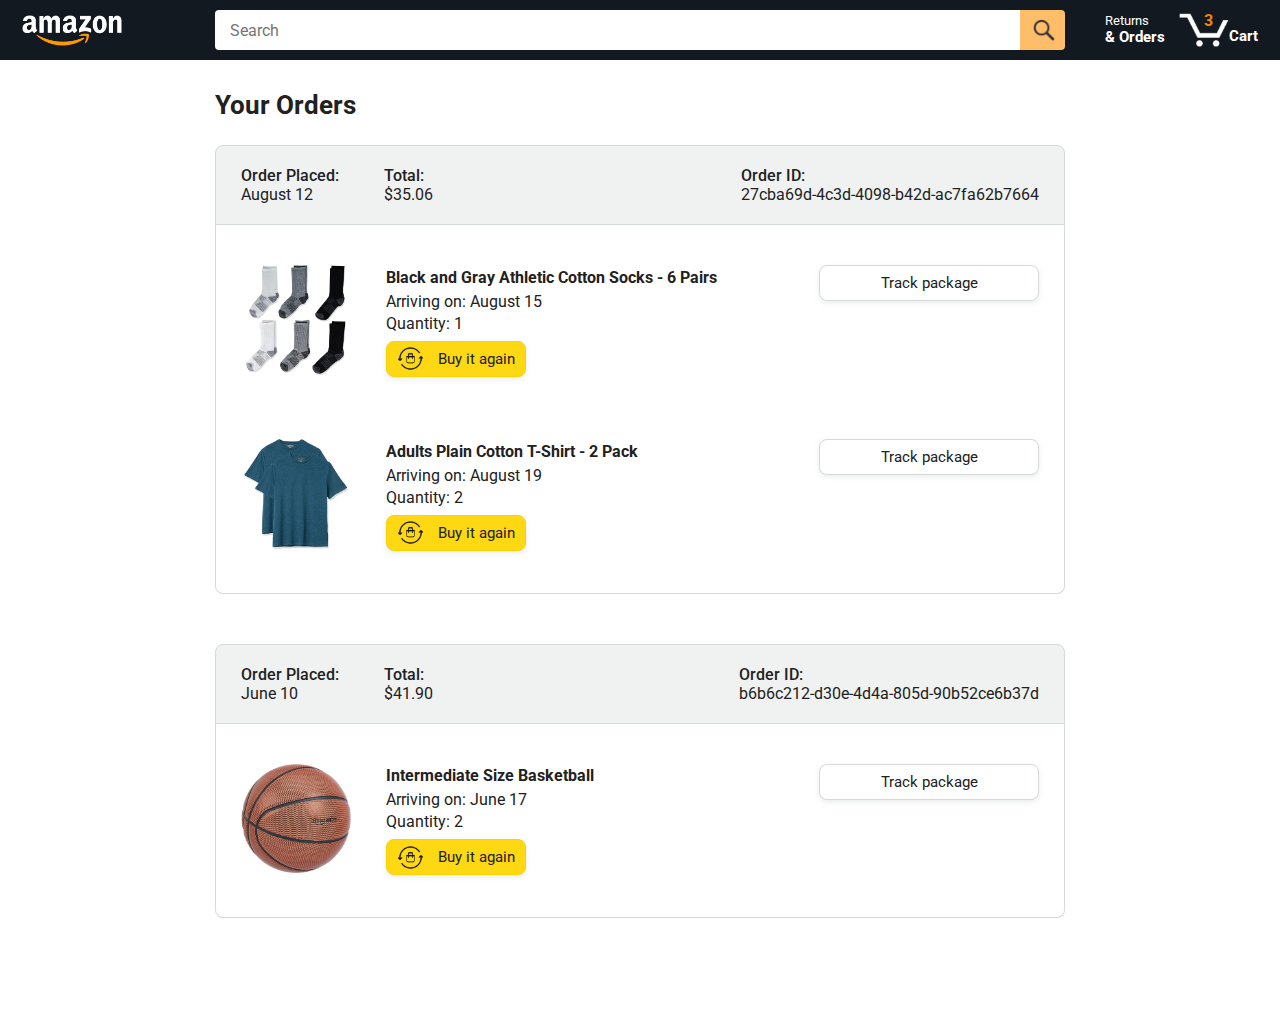
<file: orders.html>
<!DOCTYPE html>
<html>
  <head>
    <title>Orders</title>

    <!-- This code is needed for responsive design to work.
      (Responsive design = make the website look good on
      smaller screen sizes like a phone or a tablet). -->
    <meta name="viewport" content="width=device-width, initial-scale=1">

    <!-- Load a font called Roboto from Google Fonts. -->
    <link rel="preconnect" href="https://fonts.googleapis.com">
    <link rel="preconnect" href="https://fonts.gstatic.com" crossorigin>
    <link href="https://fonts.googleapis.com/css2?family=Roboto:wght@400;500;700&display=swap" rel="stylesheet">

    <!-- Here are the CSS files for this page. -->
    <link rel="stylesheet" href="styles/shared/general.css">
    <link rel="stylesheet" href="styles/shared/amazon-header.css">
    <link rel="stylesheet" href="styles/pages/orders.css">
  </head>
  <body>
    <div class="amazon-header">
      <div class="amazon-header-left-section">
        <a href="amazon.html" class="header-link">
          <img class="amazon-logo"
            src="images/amazon-logo-white.png">
          <img class="amazon-mobile-logo"
            src="images/amazon-mobile-logo-white.png">
        </a>
      </div>

      <div class="amazon-header-middle-section">
        <input class="search-bar" type="text" placeholder="Search">

        <button class="search-button">
          <img class="search-icon" src="images/icons/search-icon.png">
        </button>
      </div>

      <div class="amazon-header-right-section">
        <a class="orders-link header-link" href="orders.html">
          <span class="returns-text">Returns</span>
          <span class="orders-text">& Orders</span>
        </a>

        <a class="cart-link header-link" href="checkout.html">
          <img class="cart-icon" src="images/icons/cart-icon.png">
          <div class="cart-quantity">3</div>
          <div class="cart-text">Cart</div>
        </a>
      </div>
    </div>

    <div class="main">
      <div class="page-title">Your Orders</div>

      <div class="orders-grid">
        <div class="order-container">
          
          <div class="order-header">
            <div class="order-header-left-section">
              <div class="order-date">
                <div class="order-header-label">Order Placed:</div>
                <div>August 12</div>
              </div>
              <div class="order-total">
                <div class="order-header-label">Total:</div>
                <div>$35.06</div>
              </div>
            </div>

            <div class="order-header-right-section">
              <div class="order-header-label">Order ID:</div>
              <div>27cba69d-4c3d-4098-b42d-ac7fa62b7664</div>
            </div>
          </div>

          <div class="order-details-grid">
            <div class="product-image-container">
              <img src="images/products/athletic-cotton-socks-6-pairs.jpg">
            </div>

            <div class="product-details">
              <div class="product-name">
                Black and Gray Athletic Cotton Socks - 6 Pairs
              </div>
              <div class="product-delivery-date">
                Arriving on: August 15
              </div>
              <div class="product-quantity">
                Quantity: 1
              </div>
              <button class="buy-again-button button-primary">
                <img class="buy-again-icon" src="images/icons/buy-again.png">
                <span class="buy-again-message">Buy it again</span>
              </button>
            </div>

            <div class="product-actions">
              <a href="tracking.html">
                <button class="track-package-button button-secondary">
                  Track package
                </button>
              </a>
            </div>

            <div class="product-image-container">
              <img src="images/products/adults-plain-cotton-tshirt-2-pack-teal.jpg">
            </div>

            <div class="product-details">
              <div class="product-name">
                Adults Plain Cotton T-Shirt - 2 Pack
              </div>
              <div class="product-delivery-date">
                Arriving on: August 19
              </div>
              <div class="product-quantity">
                Quantity: 2
              </div>
              <button class="buy-again-button button-primary">
                <img class="buy-again-icon" src="images/icons/buy-again.png">
                <span class="buy-again-message">Buy it again</span>
              </button>
            </div>

            <div class="product-actions">
              <a href="tracking.html">
                <button class="track-package-button button-secondary">
                  Track package
                </button>
              </a>
            </div>
          </div>
        </div>

        <div class="order-container">

          <div class="order-header">
            <div class="order-header-left-section">
              <div class="order-date">
                <div class="order-header-label">Order Placed:</div>
                <div>June 10</div>
              </div>
              <div class="order-total">
                <div class="order-header-label">Total:</div>
                <div>$41.90</div>
              </div>
            </div>

            <div class="order-header-right-section">
              <div class="order-header-label">Order ID:</div>
              <div>b6b6c212-d30e-4d4a-805d-90b52ce6b37d</div>
            </div>
          </div>

          <div class="order-details-grid">
            <div class="product-image-container">
              <img src="images/products/intermediate-composite-basketball.jpg">
            </div>

            <div class="product-details">
              <div class="product-name">
                Intermediate Size Basketball
              </div>
              <div class="product-delivery-date">
                Arriving on: June 17
              </div>
              <div class="product-quantity">
                Quantity: 2
              </div>
              <button class="buy-again-button button-primary">
                <img class="buy-again-icon" src="images/icons/buy-again.png">
                <span class="buy-again-message">Buy it again</span>
              </button>
            </div>

            <div class="product-actions">
              <a href="tracking.html">
                <button class="track-package-button button-secondary">
                  Track package
                </button>
              </a>
            </div>
          </div>
        </div>
      </div>
    </div>
  </body>
</html>
</file>
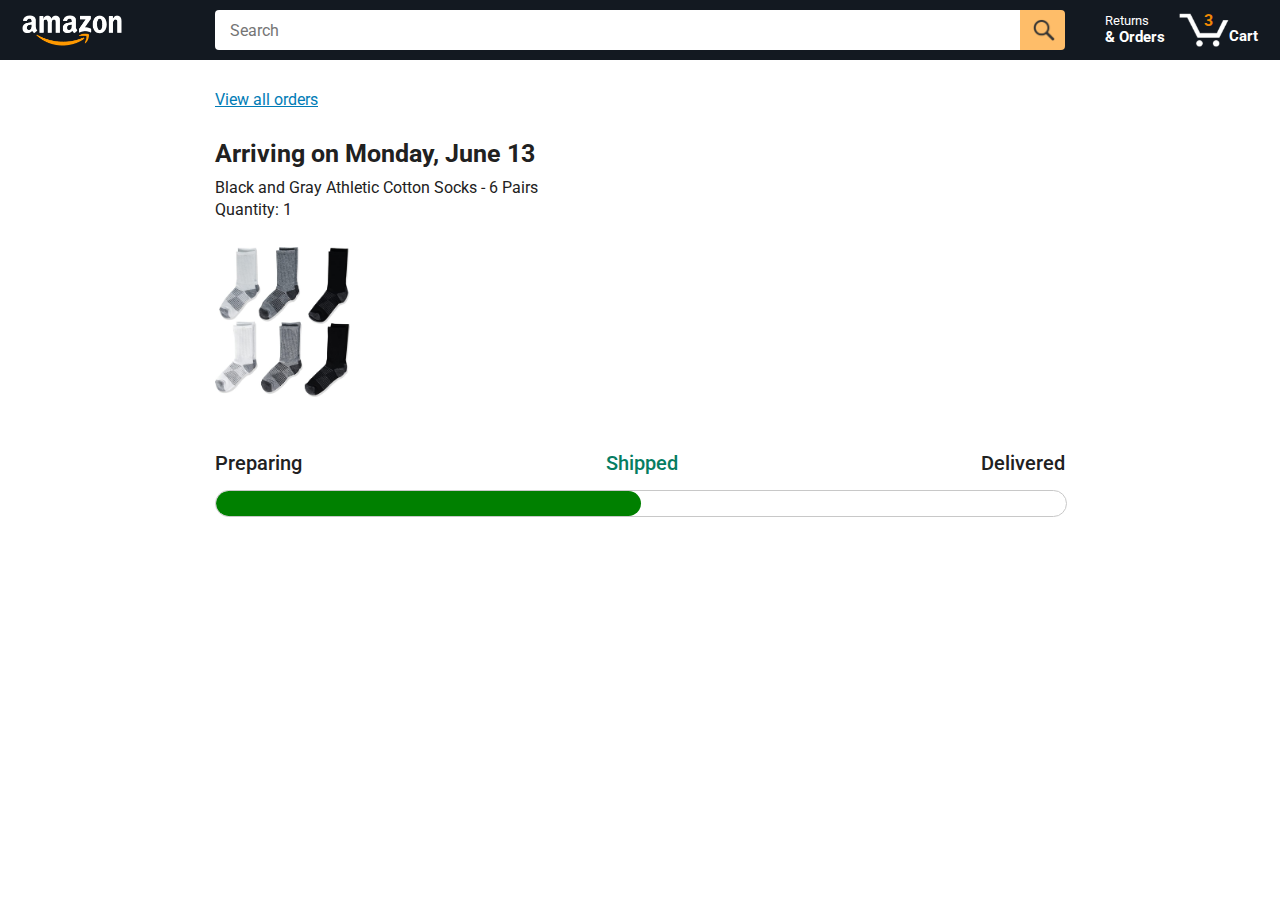
<file: tracking.html>
<!DOCTYPE html>
<html>
  <head>
    <title>Tracking</title>

    <!-- This code is needed for responsive design to work.
      (Responsive design = make the website look good on
      smaller screen sizes like a phone or a tablet). -->
    <meta name="viewport" content="width=device-width, initial-scale=1">

    <!-- Load a font called Roboto from Google Fonts. -->
    <link rel="preconnect" href="https://fonts.googleapis.com">
    <link rel="preconnect" href="https://fonts.gstatic.com" crossorigin>
    <link href="https://fonts.googleapis.com/css2?family=Roboto:wght@400;500;700&display=swap" rel="stylesheet">

    <!-- Here are the CSS files for this page. -->
    <link rel="stylesheet" href="styles/shared/general.css">
    <link rel="stylesheet" href="styles/shared/amazon-header.css">
    <link rel="stylesheet" href="styles/pages/tracking.css">
  </head>
  <body>
    <div class="amazon-header">
      <div class="amazon-header-left-section">
        <a href="amazon.html" class="header-link">
          <img class="amazon-logo"
            src="images/amazon-logo-white.png">
          <img class="amazon-mobile-logo"
            src="images/amazon-mobile-logo-white.png">
        </a>
      </div>

      <div class="amazon-header-middle-section">
        <input class="search-bar" type="text" placeholder="Search">

        <button class="search-button">
          <img class="search-icon" src="images/icons/search-icon.png">
        </button>
      </div>

      <div class="amazon-header-right-section">
        <a class="orders-link header-link" href="orders.html">
          <span class="returns-text">Returns</span>
          <span class="orders-text">& Orders</span>
        </a>

        <a class="cart-link header-link" href="checkout.html">
          <img class="cart-icon" src="images/icons/cart-icon.png">
          <div class="cart-quantity">3</div>
          <div class="cart-text">Cart</div>
        </a>
      </div>
    </div>

    <div class="main">
      <div class="order-tracking">
        <a class="back-to-orders-link link-primary" href="orders.html">
          View all orders
        </a>

        <div class="delivery-date">
          Arriving on Monday, June 13
        </div>

        <div class="product-info">
          Black and Gray Athletic Cotton Socks - 6 Pairs
        </div>

        <div class="product-info">
          Quantity: 1
        </div>

        <img class="product-image" src="images/products/athletic-cotton-socks-6-pairs.jpg">

        <div class="progress-labels-container">
          <div class="progress-label">
            Preparing
          </div>
          <div class="progress-label current-status">
            Shipped
          </div>
          <div class="progress-label">
            Delivered
          </div>
        </div>

        <div class="progress-bar-container">
          <div class="progress-bar"></div>
        </div>
      </div>
    </div>
  </body>
</html>
</file>
<file: styles/shared/general.css>
body {
  font-family: Roboto, Arial;
  color: rgb(33, 33, 33);
  /* The <body> element has a default margin of 8px
     on all sides. This removes the default margins. */
  margin: 0;
}

/* <p> elements have a default margin on the top
   and bottom. This removes the default margins. */
p {
  margin: 0;
}

button {
  cursor: pointer;
}

select {
  cursor: pointer;
}

input, select, button {
  font-family: Roboto, Arial;
}

.button-primary {
  color: rgb(33, 33, 33);
  background-color: rgb(255, 216, 20);
  border: 1px solid rgb(252, 210, 0);
  border-radius: 8px;
  cursor: pointer;
  box-shadow: 0 2px 5px rgba(213, 217, 217, 0.5);
}

.button-primary:hover {
  background-color: rgb(247, 202, 0);
  border: 1px solid rgb(242, 194, 0);
}

.button-primary:active {
  background: rgb(255, 216, 20);
  border-color: rgb(252, 210, 0);
  box-shadow: none;
}

.button-secondary {
  color: rgb(33, 33, 33);
  background: white;
  border: 1px solid rgb(213, 217, 217);
  border-radius: 8px;
  cursor: pointer;
  box-shadow: 0 2px 5px rgba(213, 217, 217, 0.5);
}

.button-secondary:hover {
  background-color: rgb(247, 250, 250);
}

.button-secondary:active {
  background-color: rgb(237, 253, 255);
  box-shadow: none;
}

/* These styles will limit text to 2 lines. Anything
   beyond 2 lines will be replaced with "..."
   You can find this code by using an A.I. tool or by
   searching in Google.
   https://css-tricks.com/almanac/properties/l/line-clamp/ */
.limit-text-to-2-lines {
  display: -webkit-box;
  -webkit-line-clamp: 2;
  -webkit-box-orient: vertical;
  overflow: hidden;
}

.link-primary {
  color: rgb(1, 124, 182);
  cursor: pointer;
}

.link-primary:hover {
  color: rgb(196, 80, 0);
}

/* Styles for dropdown selectors. */
select {
  color: rgb(33, 33, 33);
  background-color: rgb(240, 240, 240);
  border: 1px solid rgb(213, 217, 217);
  border-radius: 8px;
  padding: 3px 5px;
  font-size: 15px;
  cursor: pointer;
  box-shadow: 0 2px 5px rgba(213, 217, 217, 0.5);
}

select:focus,
input:focus {
  outline: 2px solid rgb(255, 153, 0);
}
</file>
<file: styles/shared/amazon-header.css>
.amazon-header {
  background-color: rgb(19, 25, 33);
  color: white;
  padding-left: 15px;
  padding-right: 15px;

  display: flex;
  align-items: center;
  justify-content: space-between;

  position: fixed;
  top: 0;
  left: 0;
  right: 0;
  height: 60px;
}

.amazon-header-left-section {
  width: 180px;
}

@media (max-width: 800px) {
  .amazon-header-left-section {
    width: unset;
  }
}

.header-link {
  display: inline-block;
  padding: 6px;
  border-radius: 2px;
  cursor: pointer;
  text-decoration: none;
  border: 1px solid rgba(0, 0, 0, 0);
}

.header-link:hover {
  border: 1px solid white;
}

.amazon-logo {
  width: 100px;
  margin-top: 5px;
}

.amazon-mobile-logo {
  display: none;
}

@media (max-width: 575px) {
  .amazon-logo {
    display: none;
  }

  .amazon-mobile-logo {
    display: block;
    height: 35px;
    margin-top: 5px;
  }
}

.amazon-header-middle-section {
  flex: 1;
  max-width: 850px;
  margin-left: 10px;
  margin-right: 10px;
  display: flex;
}

.search-bar {
  flex: 1;
  width: 0;
  font-size: 16px;
  height: 38px;
  padding-left: 15px;
  border: none;
  border-top-left-radius: 4px;
  border-bottom-left-radius: 4px;
  border-top-right-radius: 0;
  border-bottom-right-radius: 0;
}

.search-button {
  background-color: rgb(254, 189, 105);
  border: none;
  width: 45px;
  height: 40px;
  border-top-right-radius: 4px;
  border-bottom-right-radius: 4px;
  flex-shrink: 0;
}

.search-icon {
  height: 22px;
  margin-left: 2px;
  margin-top: 3px;
}

.amazon-header-right-section {
  width: 180px;
  flex-shrink: 0;
  display: flex;
  justify-content: end;
}

.orders-link {
  color: white;
}

.returns-text {
  display: block;
  font-size: 13px;
}

.orders-text {
  display: block;
  font-size: 15px;
  font-weight: 700;
}

.cart-link {
  color: white;
  display: flex;
  align-items: center;
  position: relative;
}

.cart-icon {
  width: 50px;
}

.cart-text {
  margin-top: 12px;
  font-size: 15px;
  font-weight: 700;
}

.cart-quantity {
  color: rgb(240, 136, 4);
  font-size: 16px;
  font-weight: 700;

  position: absolute;
  top: 4px;
  left: 22px;
  
  width: 26px;
  text-align: center;
}
</file>
<file: styles/pages/orders.css>
.main {
  max-width: 850px;
  margin-top: 90px;
  margin-bottom: 100px;
  padding-left: 20px;
  padding-right: 20px;

  /* margin-left: auto;
     margin-right auto;
     Is a trick for centering an element horizontally
     without needing a container. */
  margin-left: auto;
  margin-right: auto;
}

.page-title {
  font-weight: 700;
  font-size: 26px;
  margin-bottom: 25px;
}

.orders-grid {
  display: grid;
  grid-template-columns: 1fr;
  row-gap: 50px;
}

.order-header {
  background-color: rgb(240, 242, 242);
  border: 1px solid rgb(213, 217, 217);

  display: flex;
  align-items: center;
  justify-content: space-between;

  padding: 20px 25px;
  border-top-left-radius: 8px;
  border-top-right-radius: 8px;
}

.order-header-left-section {
  display: flex;
  flex-shrink: 0;
}

.order-header-label {
  font-weight: 500;
}

.order-date,
.order-total {
  margin-right: 45px;
}

.order-header-right-section {
  flex-shrink: 1;
}

@media (max-width: 575px) {
  .order-header {
    flex-direction: column;
    align-items: start;
    line-height: 23px;
    padding: 15px;
  }

  .order-header-left-section {
    flex-direction: column;
  }

  .order-header-label {
    margin-right: 5px;
  }

  .order-date,
  .order-total {
    display: grid;
    grid-template-columns: auto 1fr;
    margin-right: 0;
  }

  .order-header-right-section {
    display: grid;
    grid-template-columns: auto 1fr;
  }
}

.order-details-grid {
  padding: 40px 25px;
  border: 1px solid rgb(213, 217, 217);
  border-top: none;
  border-bottom-left-radius: 8px;
  border-bottom-right-radius: 8px;

  display: grid;
  grid-template-columns: 110px 1fr 220px;
  column-gap: 35px;
  row-gap: 60px;
  align-items: center;
}

@media (max-width: 800px) {
  .order-details-grid {
    grid-template-columns: 110px 1fr;
    row-gap: 0;
    padding-bottom: 8px;
  }
}

@media (max-width: 450px) {
  .order-details-grid {
    grid-template-columns: 1fr;
  }
}

.product-image-container {
  text-align: center;
}

.product-image-container img {
  max-width: 110px;
  max-height: 110px;
}

.product-name {
  font-weight: 700;
  margin-bottom: 5px;
}

.product-delivery-date {
  margin-bottom: 3px;
}

.product-quantity {
  margin-bottom: 8px;
}

.buy-again-button {
  font-size: 15px;
  width: 140px;
  height: 36px;
  border-radius: 8px;

  display: flex;
  align-items: center;
  justify-content: center;
}

.buy-again-icon {
  width: 25px;
  margin-right: 15px;
}

.product-actions {
  align-self: start;
}

.track-package-button {
  width: 100%;
  font-size: 15px;
  padding: 8px;
}

@media (max-width: 800px) {
  .buy-again-button {
    margin-bottom: 10px;
  }

  .product-actions {
    /* grid-column: 2 means this element will be placed
       in column 2 in the grid. (Normally, the column that
       an element is placed in is determined by the order
       of the elements in the HTML. grid-column overrides
       this default ordering). */
    grid-column: 2;
    margin-bottom: 30px;
  }

  .track-package-button {
    width: 140px;
  }
}

@media (max-width: 450px) {
  .product-image-container {
    text-align: center;
    margin-bottom: 25px;
  }

  .product-image-container img {
    max-width: 150px;
    max-height: 150px;
  }

  .product-name {
    margin-bottom: 10px;
  }

  .product-quantity {
    margin-bottom: 15px;
  }

  .buy-again-button {
    width: 100%;
    margin-bottom: 15px;
  }

  .product-actions {
    /* grid-column: auto; undos grid-column: 2; from above.
       This element will now be placed in its normal column
       in the grid. */
    grid-column: auto;
    margin-bottom: 70px;
  }

  .track-package-button {
    width: 100%;
    padding: 12px;
  }
}
</file>
<file: styles/pages/tracking.css>
.main {
  max-width: 850px;
  margin-top: 90px;
  margin-bottom: 100px;
  padding-left: 30px;
  padding-right: 30px;

  /* margin-left: auto;
     margin-right auto;
     Is a trick for centering an element horizontally
     without needing a container. */
  margin-left: auto;
  margin-right: auto;
}

.back-to-orders-link {
  display: inline-block;
  margin-bottom: 30px;
}

.delivery-date {
  font-size: 25px;
  font-weight: 700;
  margin-bottom: 10px;
}

.product-info {
  margin-bottom: 3px;
}

.product-image {
  max-width: 150px;
  max-height: 150px;
  margin-top: 25px;
  margin-bottom: 50px;
}

.progress-labels-container {
  display: flex;
  justify-content: space-between;
  font-size: 20px;
  font-weight: 500;
  margin-bottom: 15px;
}

.current-status {
  color: rgb(6, 125, 98);
}

@media (max-width: 575px) {
  .progress-labels-container {
    font-size: 16px;
  }
}

@media (max-width: 450px) {
  .progress-labels-container {
    flex-direction: column;
    margin-bottom: 5px;
  }

  .progress-label {
    margin-bottom: 3px;
  }
}

.progress-bar-container {
  height: 25px;
  width: 100%;

  border: 1px solid rgb(200, 200, 200);
  border-radius: 50px;
  overflow: hidden;
}

.progress-bar {
  height: 100%;
  background-color: green;
  border-radius: 50px;
  width: 50%;
}
</file>
